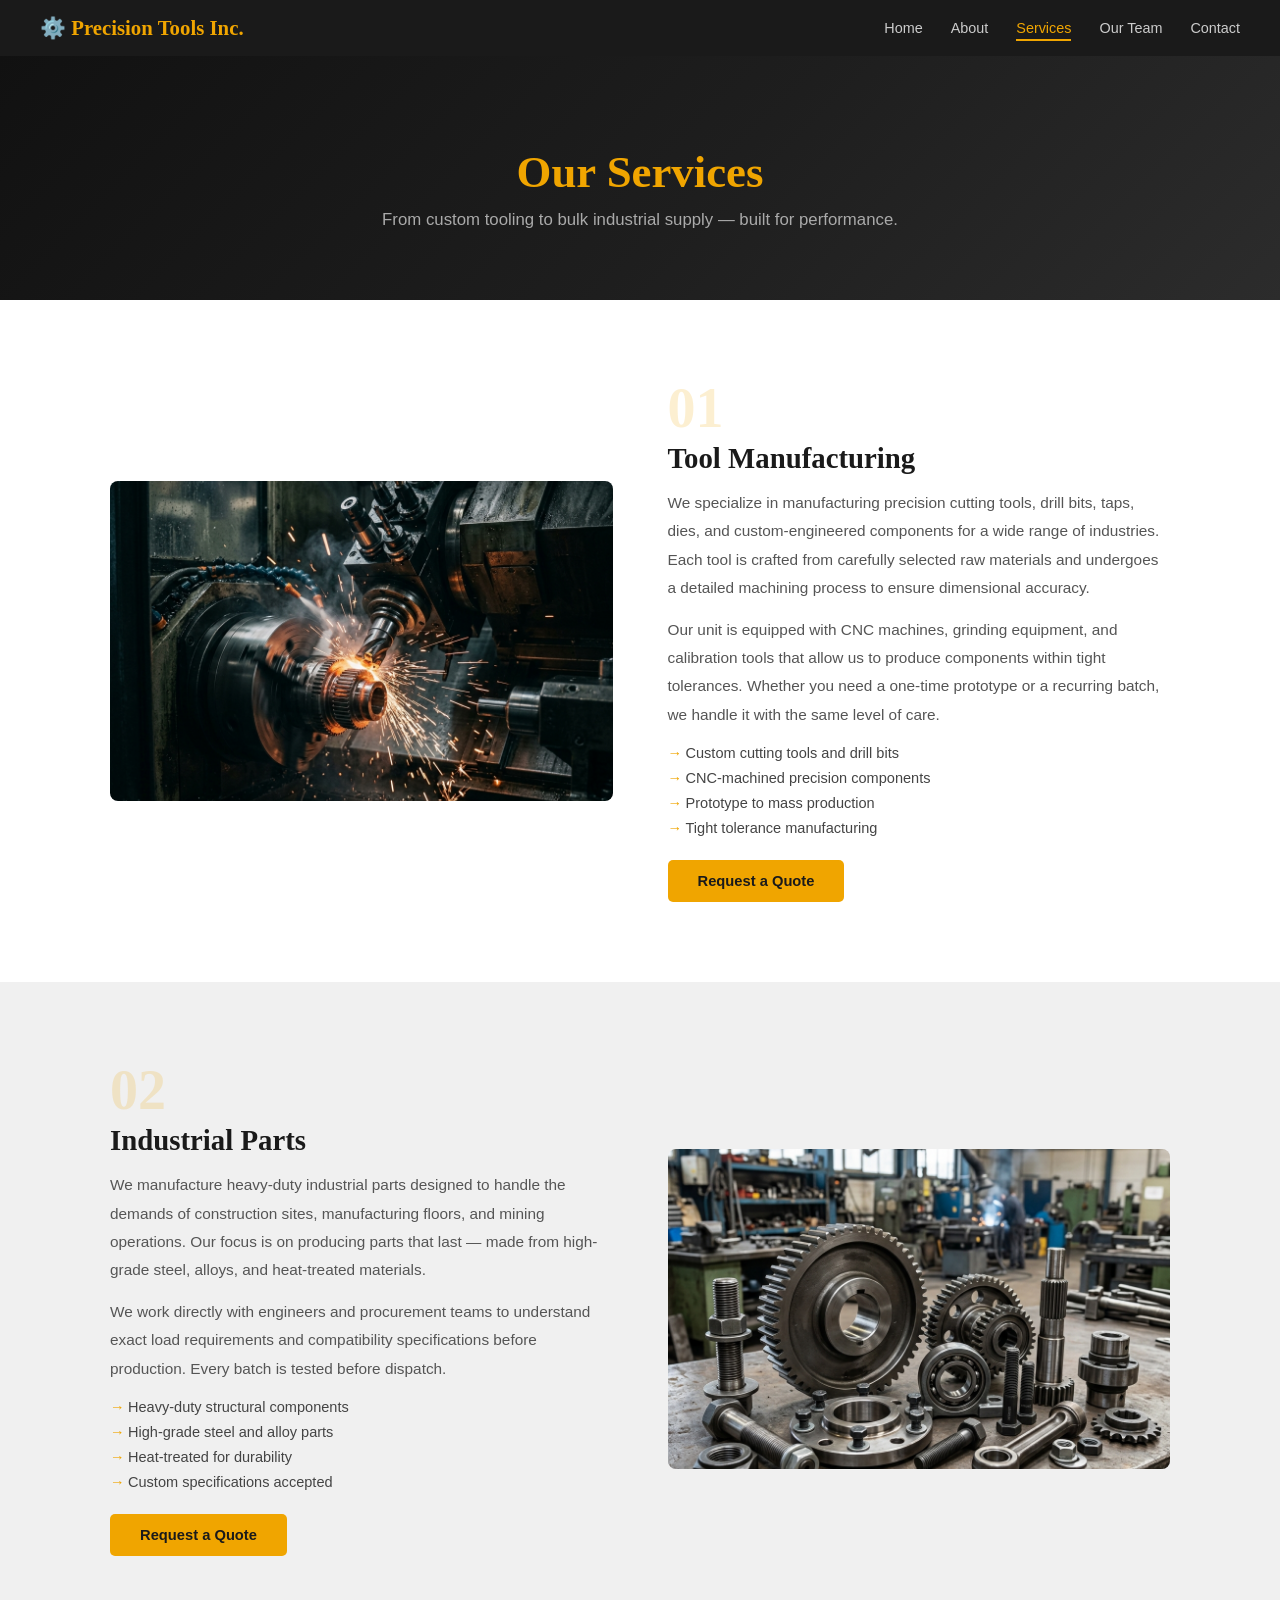
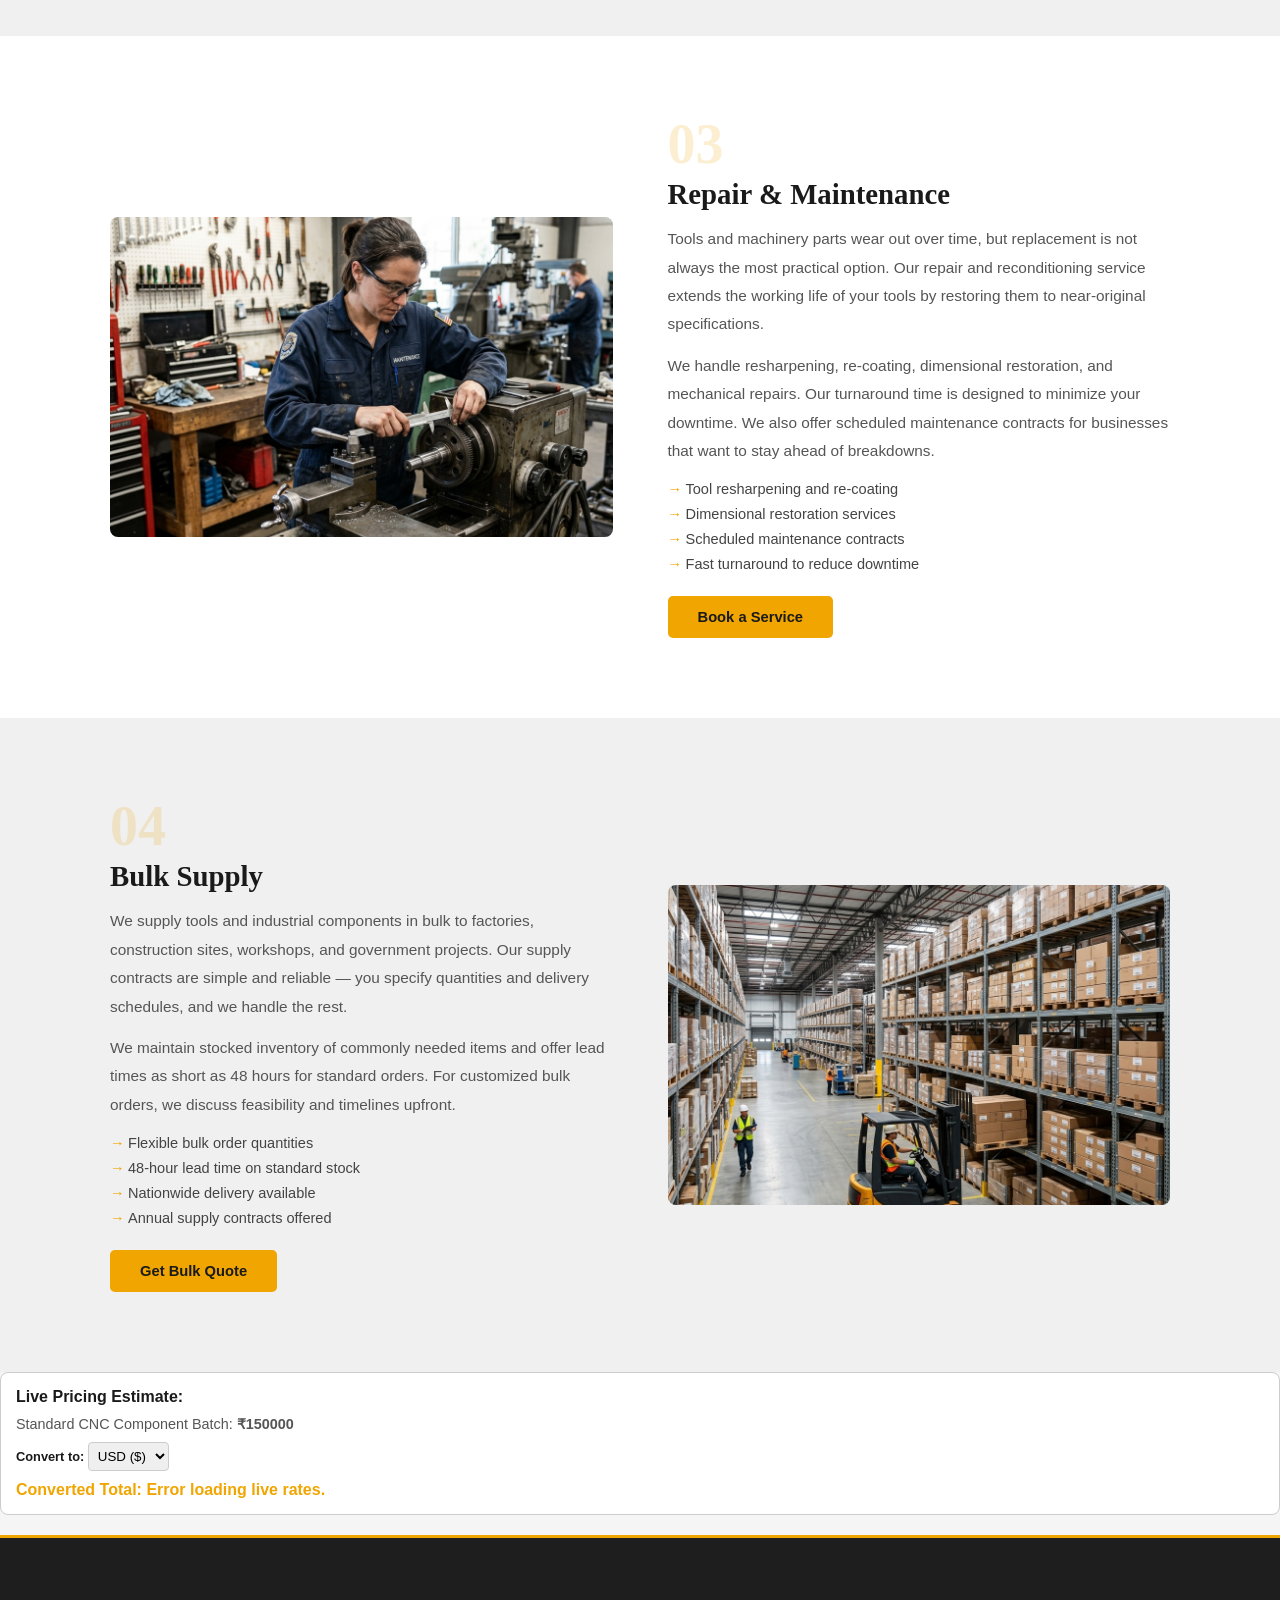
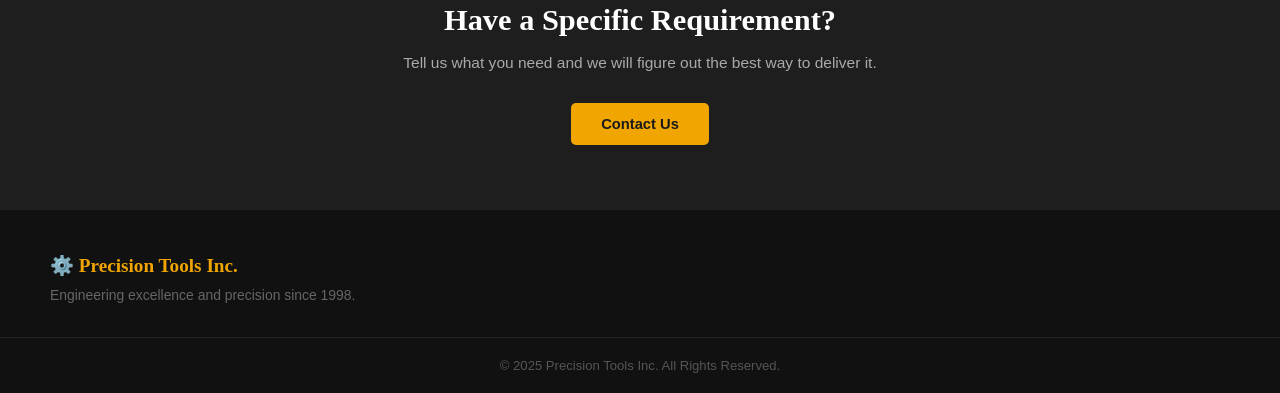
<file: services.html>
<!DOCTYPE html>
<html lang="en">

<head>
  <meta charset="UTF-8" />
  <meta name="viewport" content="width=device-width, initial-scale=1.0" />
  <meta name="description"
    content="Services offered by Precision Tools Inc. – Tool Manufacturing, Industrial Parts, Repair and Maintenance, and Bulk Supply." />
  <title>Our Services – Precision Tools Inc.</title>
  <link rel="stylesheet" href="style.css" />
</head>

<body>

  <nav class="navibar">
    <div class="logo">⚙️ Precision Tools Inc.</div>
    <ul class="nav-links">
      <li><a href="index.html">Home</a></li>
      <li><a href="index.html#about">About</a></li>
      <li><a href="services.html" class="active">Services</a></li>
      <li><a href="team.html">Our Team</a></li>
      <li><a href="index.html#contact">Contact</a></li>
    </ul>
  </nav>

  <section class="page-banner">
    <h1>Our Services</h1>
    <p>From custom tooling to bulk industrial supply — built for performance.</p>
  </section>

  <!-- SERVICE 1 -->
  <section class="service-detail white" id="tool-manufacturing">
    <div class="container">
      <div class="service-row">
        <div class="service-photo">
          <img src="tool_manufacturing.png" alt="Tool Manufacturing at Precision Tools Inc." class="service-img" />
        </div>
        <div class="service-detail-text">
          <span class="service-number">01</span>
          <h2>Tool Manufacturing</h2>
          <p>We specialize in manufacturing precision cutting tools, drill bits, taps, dies, and custom-engineered
            components for a wide range of industries. Each tool is crafted from carefully selected raw materials and
            undergoes a detailed machining process to ensure dimensional accuracy.</p>
          <p>Our unit is equipped with CNC machines, grinding equipment, and calibration tools that allow us to produce
            components within tight tolerances. Whether you need a one-time prototype or a recurring batch, we handle it
            with the same level of care.</p>
          <ul class="service-features">
            <li>Custom cutting tools and drill bits</li>
            <li>CNC-machined precision components</li>
            <li>Prototype to mass production</li>
            <li>Tight tolerance manufacturing</li>
          </ul>
          <a href="index.html#contact" class="btn btn-primary">Request a Quote</a>
        </div>
      </div>
    </div>
  </section>

  <!-- SERVICE 2 -->
  <section class="service-detail grey" id="industrial-parts">
    <div class="container">
      <div class="service-row reverse">
        <div class="service-photo">
          <img src="industrial_parts.png" alt="Industrial Parts by Precision Tools Inc." class="service-img" />
        </div>
        <div class="service-detail-text">
          <span class="service-number">02</span>
          <h2>Industrial Parts</h2>
          <p>We manufacture heavy-duty industrial parts designed to handle the demands of construction sites,
            manufacturing floors, and mining operations. Our focus is on producing parts that last — made from
            high-grade steel, alloys, and heat-treated materials.</p>
          <p>We work directly with engineers and procurement teams to understand exact load requirements and
            compatibility specifications before production. Every batch is tested before dispatch.</p>
          <ul class="service-features">
            <li>Heavy-duty structural components</li>
            <li>High-grade steel and alloy parts</li>
            <li>Heat-treated for durability</li>
            <li>Custom specifications accepted</li>
          </ul>
          <a href="index.html#contact" class="btn btn-primary">Request a Quote</a>
        </div>
      </div>
    </div>
  </section>

  <!-- SERVICE 3 -->
  <section class="service-detail white" id="repair-maintenance">
    <div class="container">
      <div class="service-row">
        <div class="service-photo">
          <img src="repair_maintenance.png" alt="Repair and Maintenance Service" class="service-img" />
        </div>
        <div class="service-detail-text">
          <span class="service-number">03</span>
          <h2>Repair &amp; Maintenance</h2>
          <p>Tools and machinery parts wear out over time, but replacement is not always the most practical option. Our
            repair and reconditioning service extends the working life of your tools by restoring them to near-original
            specifications.</p>
          <p>We handle resharpening, re-coating, dimensional restoration, and mechanical repairs. Our turnaround time is
            designed to minimize your downtime. We also offer scheduled maintenance contracts for businesses that want
            to stay ahead of breakdowns.</p>
          <ul class="service-features">
            <li>Tool resharpening and re-coating</li>
            <li>Dimensional restoration services</li>
            <li>Scheduled maintenance contracts</li>
            <li>Fast turnaround to reduce downtime</li>
          </ul>
          <a href="index.html#contact" class="btn btn-primary">Book a Service</a>
        </div>
      </div>
    </div>
  </section>

  <!-- SERVICE 4 -->
  <section class="service-detail grey" id="bulk-supply">
    <div class="container">
      <div class="service-row reverse">
        <div class="service-photo">
          <img src="bulk_supply.png" alt="Bulk Supply and Warehouse" class="service-img" />
        </div>
        <div class="service-detail-text">
          <span class="service-number">04</span>
          <h2>Bulk Supply</h2>
          <p>We supply tools and industrial components in bulk to factories, construction sites, workshops, and
            government projects. Our supply contracts are simple and reliable — you specify quantities and delivery
            schedules, and we handle the rest.</p>
          <p>We maintain stocked inventory of commonly needed items and offer lead times as short as 48 hours for
            standard orders. For customized bulk orders, we discuss feasibility and timelines upfront.</p>
          <ul class="service-features">
            <li>Flexible bulk order quantities</li>
            <li>48-hour lead time on standard stock</li>
            <li>Nationwide delivery available</li>
            <li>Annual supply contracts offered</li>
          </ul>
          <a href="index.html#contact" class="btn btn-primary">Get Bulk Quote</a>
        </div>
      </div>
    </div>
  </section>
  <!-- Live Currency Converter Widget -->
  <div class="currency-widget"
    style="background: #ffffff; padding: 15px; border-radius: 8px; margin-bottom: 20px; border: 1px solid #cccccc;">
    <h4 style="margin-bottom: 10px; color: #1a1a1a;">Live Pricing Estimate:</h4>
    <p style="font-size: 0.9rem; color: #555555; margin-bottom: 10px;">
      Standard CNC Component Batch: <strong>₹<span id="inr-price">150000</span></strong>
    </p>

    <label for="currency-select" style="font-size: 0.8rem; font-weight: bold;">Convert to: </label>
    <select id="currency-select" style="padding: 5px; border-radius: 4px; border: 1px solid #ccc;">
      <option value="USD">USD ($)</option>
      <option value="EUR">EUR (€)</option>
      <option value="GBP">GBP (£)</option>
    </select>

    <p style="margin-top: 10px; font-weight: bold; color: #f0a500;">
      Converted Total: <span id="converted-price">Loading...</span>
    </p>
  </div>
  <section class="cta-banner">
    <div class="container">
      <h2>Have a Specific Requirement?</h2>
      <p>Tell us what you need and we will figure out the best way to deliver it.</p>
      <a href="index.html#contact" class="btn btn-dark">Contact Us</a>
    </div>
  </section>
  <script src="script.js"></script>
  <footer class="footer">
    <div class="footer-brand-only">
      <div class="logo">⚙️ Precision Tools Inc.</div>
      <p>Engineering excellence and precision since 1998.</p>
    </div>
    <div class="footer-bottom">
      <p>© 2025 Precision Tools Inc. All Rights Reserved.</p>
    </div>
  </footer>

</body>

</html>
</file>
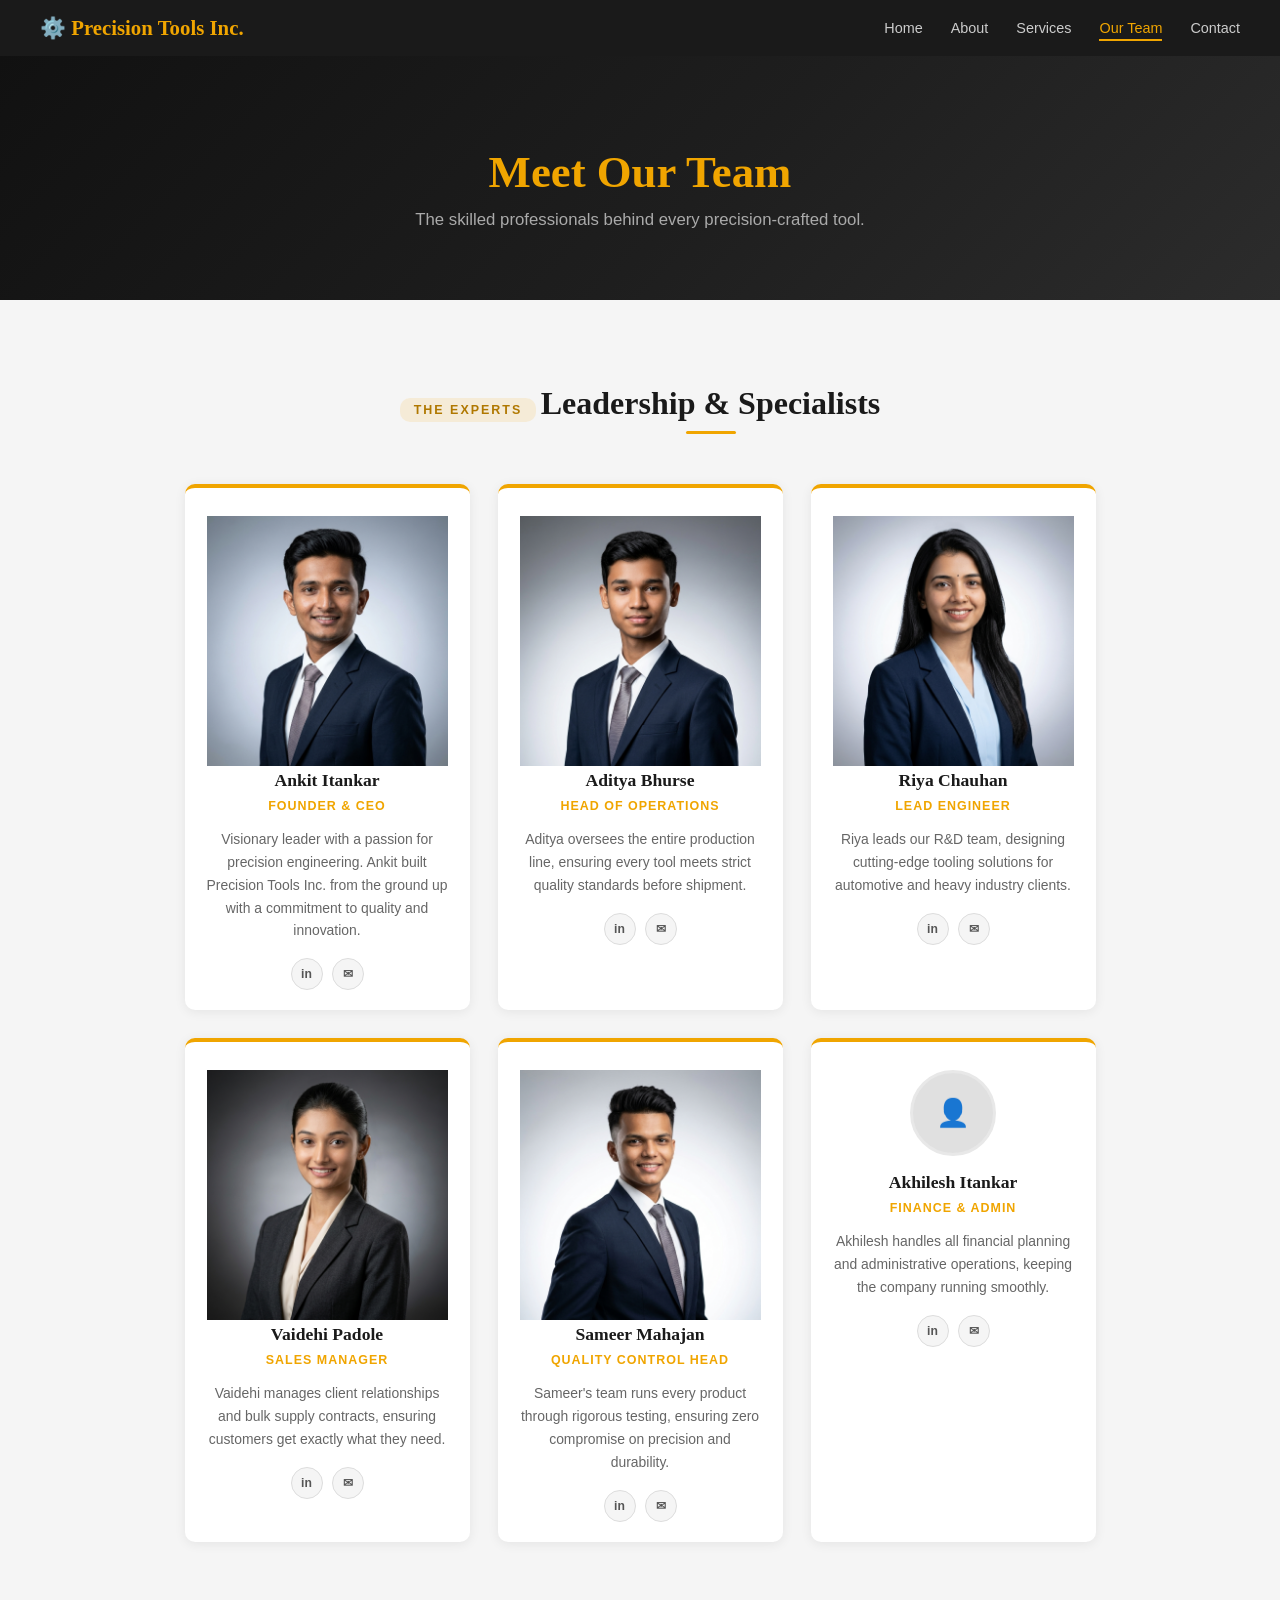
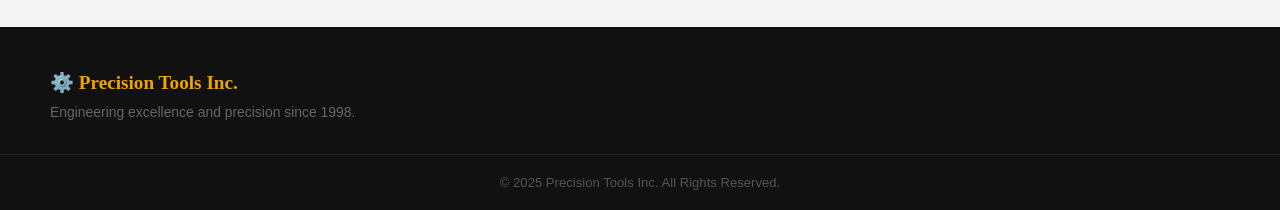
<file: team.html>
<!DOCTYPE html>
<html lang="en">

<head>
  <meta charset="UTF-8" />
  <meta name="viewport" content="width=device-width, initial-scale=1.0" />
  <meta name="description"
    content="Meet the skilled professionals behind every precision-crafted tool at Precision Tools Inc." />
  <title>Our Team – Precision Tools Inc.</title>
  <link rel="stylesheet" href="style.css" />
</head>

<body>

  <nav class="navibar">
    <div class="logo">⚙️ Precision Tools Inc.</div>
    <ul class="nav-links">
      <li><a href="index.html">Home</a></li>
      <li><a href="index.html#about">About</a></li>
      <li><a href="services.html">Services</a></li>
      <li><a href="team.html" class="active">Our Team</a></li>
      <li><a href="index.html#contact">Contact</a></li>
    </ul>
  </nav>

  <section class="page-banner">
    <h1>Meet Our Team</h1>
    <p>The skilled professionals behind every precision-crafted tool.</p>
  </section>

  <section class="team" id="team">
    <div class="container">
      <div class="section-header">
        <span class="section-tag">The Experts</span>
        <h2>Leadership &amp; Specialists</h2>
      </div>
      <div class="team-grid">

        <div class="team-card">
          <img src="profile_ankit.png" alt="Ankit Itankar" class="team-profile-img" />
          <h3>Ankit Itankar</h3>
          <p class="role">Founder &amp; CEO</p>
          <p>Visionary leader with a passion for precision engineering. Ankit built Precision Tools Inc. from the ground
            up with a commitment to quality and innovation.</p>
          <div class="team-social">
            <a href="#" class="social-link">in</a>
            <a href="#" class="social-link">✉</a>
          </div>
        </div>

        <div class="team-card">
          <img src="profile_aditya.png" alt="Aditya Bhurse" class="team-profile-img" />
          <h3>Aditya Bhurse</h3>
          <p class="role">Head of Operations</p>
          <p>Aditya oversees the entire production line, ensuring every tool meets strict quality standards before
            shipment.</p>
          <div class="team-social">
            <a href="#" class="social-link">in</a>
            <a href="#" class="social-link">✉</a>
          </div>
        </div>

        <div class="team-card">
          <img src="profile_riya.png" alt="Riya Chauhan" class="team-profile-img" />
          <h3>Riya Chauhan</h3>
          <p class="role">Lead Engineer</p>
          <p>Riya leads our R&amp;D team, designing cutting-edge tooling solutions for automotive and heavy industry
            clients.</p>
          <div class="team-social">
            <a href="#" class="social-link">in</a>
            <a href="#" class="social-link">✉</a>
          </div>
        </div>

        <div class="team-card">
          <img src="profile_vaidehi.png" alt="Vaidehi Padole" class="team-profile-img" />
          <h3>Vaidehi Padole</h3>
          <p class="role">Sales Manager</p>
          <p>Vaidehi manages client relationships and bulk supply contracts, ensuring customers get exactly what they
            need.</p>
          <div class="team-social">
            <a href="#" class="social-link">in</a>
            <a href="#" class="social-link">✉</a>
          </div>
        </div>

        <div class="team-card">
          <img src="profile_sameer.png" alt="Sameer Mahajan" class="team-profile-img" />
          <h3>Sameer Mahajan</h3>
          <p class="role">Quality Control Head</p>
          <p>Sameer's team runs every product through rigorous testing, ensuring zero compromise on precision and
            durability.</p>
          <div class="team-social">
            <a href="#" class="social-link">in</a>
            <a href="#" class="social-link">✉</a>
          </div>
        </div>

        <div class="team-card">
          <div class="team-img-placeholder">👤</div>
          <h3>Akhilesh Itankar</h3>
          <p class="role">Finance &amp; Admin</p>
          <p>Akhilesh handles all financial planning and administrative operations, keeping the company running
            smoothly.</p>
          <div class="team-social">
            <a href="#" class="social-link">in</a>
            <a href="#" class="social-link">✉</a>
          </div>
        </div>

      </div>
    </div>
  </section>

  <footer class="footer">
    <div class="footer-brand-only">
      <div class="logo">⚙️ Precision Tools Inc.</div>
      <p>Engineering excellence and precision since 1998.</p>
    </div>
    <div class="footer-bottom">
      <p>© 2025 Precision Tools Inc. All Rights Reserved.</p>
    </div>
  </footer>

</body>

</html>
</file>
<file: style.css>
/* =====================
   GLOBAL / RESET
   ===================== */
*,
*::before,
*::after {
  margin: 0;
  padding: 0;
  box-sizing: border-box;
}

html {
  scroll-behavior: smooth;
}

body {
  font-family: Arial, Helvetica, sans-serif;
  color: #1a1a1a;
  background-color: #f5f5f5;
}

a {
  text-decoration: none;
  color: inherit;
}

ul {
  list-style: none;
}

.container {
  max-width: 1100px;
  margin: 0 auto;
  padding: 0 20px;
}

/* =====================
   SECTION HEADERS
   ===================== */
.section-header {
  text-align: center;
  margin-bottom: 50px;
}

.section-tag {
  display: inline-block;
  background-color: rgba(240, 165, 0, 0.12);
  color: #b07800;
  font-size: 0.78rem;
  font-weight: 600;
  letter-spacing: 2px;
  text-transform: uppercase;
  padding: 5px 14px;
  border-radius: 10px;
  margin-bottom: 12px;
}

.section-header h2 {
  font-family: Georgia, 'Times New Roman', serif;
  font-size: 2rem;
  color: #1a1a1a;
  display: inline-block;
  padding-bottom: 12px;
  position: relative;
}

.section-header h2::after {
  content: '';
  position: absolute;
  bottom: 0;
  left: 50%;
  transform: translateX(-50%);
  width: 50px;
  height: 3px;
  background-color: #f0a500;
  border-radius: 2px;
}

/* =====================
   NAVBAR
   ===================== */
.navibar {
  position: sticky;
  top: 0;
  z-index: 999;
  background-color: #1a1a1a;
  display: flex;
  justify-content: space-between;
  align-items: center;
  padding: 16px 40px;
  flex-wrap: wrap;
  gap: 10px;
}

.logo {
  font-family: Georgia, 'Times New Roman', serif;
  font-size: 1.3rem;
  font-weight: 700;
  color: #f0a500;
}

.nav-links {
  display: flex;
  gap: 28px;
  flex-wrap: wrap;
}

.nav-links li a {
  color: #cccccc;
  font-size: 0.9rem;
  font-weight: 500;
  padding-bottom: 3px;
  border-bottom: 2px solid transparent;
  transition: color 0.2s, border-color 0.2s;
}

.nav-links li a:hover,
.nav-links li a.active {
  color: #f0a500;
  border-bottom-color: #f0a500;
}

/* =====================
   BUTTONS
   ===================== */
.btn {
  display: inline-block;
  padding: 13px 30px;
  border-radius: 5px;
  font-size: 0.92rem;
  font-weight: 600;
  cursor: pointer;
  border: none;
  font-family: inherit;
  transition: background-color 0.2s, transform 0.2s;
}

.btn-primary {
  background-color: #f0a500;
  color: #1a1a1a;
}

.btn-primary:hover {
  background-color: #d4920a;
  transform: translateY(-1px);
}

.btn-dark {
  background-color: #1a1a1a;
  color: #f0a500;
}

.btn-dark:hover {
  background-color: #111111;
  transform: translateY(-1px);
}

/* =====================
   HERO SECTION
   ===================== */
.hero {
  background: linear-gradient(135deg, #111111 0%, #1e1e1e 55%, #2c2c2c 100%);
  min-height: 88vh;
  display: flex;
  align-items: center;
  justify-content: center;
  text-align: center;
  padding: 80px 20px;
}

.hero-content {
  max-width: 680px;
}


.hero-content h1 {
  font-family: Georgia, 'Times New Roman', serif;
  font-size: 3.1rem;
  color: #ffffff;
  margin-bottom: 20px;
  line-height: 1.3;
}

.hero-content p {
  font-size: 1.05rem;
  color: #bbbbbb;
  margin-bottom: 34px;
  line-height: 1.8;
}

/* =====================
   ABOUT SECTION
   ===================== */
.about {
  padding: 85px 20px;
  background-color: #ffffff;
}

.about-flex {
  display: flex;
  gap: 48px;
  align-items: center;
  flex-wrap: wrap;
}

.about-img-box {
  flex: 1;
  min-width: 280px;
}

.img-placeholder {
  background-color: #ebebeb;
  border: 2px dashed #bbbbbb;
  border-radius: 8px;
  height: 300px;
  display: flex;
  flex-direction: column;
  align-items: center;
  justify-content: center;
  gap: 10px;
  color: #888888;
  font-size: 0.95rem;
}

.img-placeholder span {
  font-size: 2.4rem;
}

/* Real image styles */
.about-img {
  width: 100%;
  height: 300px;
  object-fit: cover;
  border-radius: 8px;
  display: block;
}

.photo-full {
  width: 100%;
  height: 380px;
  object-fit: cover;
  display: block;
}

.service-img {
  width: 100%;
  height: 320px;
  object-fit: cover;
  border-radius: 8px;
  display: block;
}

.about-text {
  flex: 1;
  min-width: 280px;
}

.about-text h3 {
  font-family: Georgia, 'Times New Roman', serif;
  font-size: 1.5rem;
  color: #1a1a1a;
  margin-bottom: 14px;
}

.about-text p {
  font-size: 0.96rem;
  color: #555555;
  line-height: 1.85;
  margin-bottom: 13px;
}

.about-highlights {
  margin-top: 20px;
  display: flex;
  flex-direction: column;
  gap: 9px;
}

.highlight-item {
  font-size: 0.91rem;
  color: #333333;
  font-weight: 500;
  padding: 9px 15px;
  background: #fafafa;
  border-left: 3px solid #f0a500;
  border-radius: 0 5px 5px 0;
}

/* =====================
   PHOTO PLACEHOLDER SECTION
   ===================== */
.photo-section {
  background-color: #e5e5e5;
}

.photo-placeholder-full {
  width: 100%;
  height: 380px;
  background-color: #dcdcdc;
  border-top: 2px dashed #aaaaaa;
  border-bottom: 2px dashed #aaaaaa;
  display: flex;
  flex-direction: column;
  align-items: center;
  justify-content: center;
  gap: 12px;
  color: #888888;
}

.photo-placeholder-full span {
  font-size: 2.8rem;
}

.photo-placeholder-full p {
  font-size: 0.95rem;
  color: #999999;
}

/* =====================
   CONTACT SECTION
   ===================== */
.contact {
  padding: 85px 20px;
  background-color: #ffffff;
}

.contact-flex {
  display: flex;
  gap: 50px;
  flex-wrap: wrap;
}

.contact-info {
  flex: 1;
  min-width: 240px;
}

.contact-info h3 {
  font-family: Georgia, 'Times New Roman', serif;
  font-size: 1.4rem;
  color: #1a1a1a;
  margin-bottom: 10px;
}

.contact-subtext {
  font-size: 0.92rem;
  color: #777777;
  line-height: 1.7;
  margin-bottom: 26px;
}

.contact-details {
  display: flex;
  flex-direction: column;
  gap: 18px;
}

.contact-item {
  display: flex;
  align-items: flex-start;
  gap: 13px;
}

.contact-icon {
  font-size: 1.2rem;
  flex-shrink: 0;
  margin-top: 2px;
}

.contact-item strong {
  display: block;
  font-size: 0.76rem;
  text-transform: uppercase;
  letter-spacing: 1px;
  color: #999999;
  margin-bottom: 3px;
}

.contact-item p {
  font-size: 0.93rem;
  color: #333333;
}

.contact-form {
  flex: 2;
  min-width: 280px;
  display: flex;
  flex-direction: column;
  gap: 15px;
}

.form-row {
  display: flex;
  gap: 15px;
  flex-wrap: wrap;
}

.form-group {
  display: flex;
  flex-direction: column;
  gap: 6px;
  flex: 1;
  min-width: 190px;
}

.form-group label {
  font-size: 0.78rem;
  font-weight: 600;
  color: #444444;
  text-transform: uppercase;
  letter-spacing: 0.8px;
}

.contact-form input,
.contact-form textarea {
  padding: 12px 14px;
  border: 1.5px solid #cccccc;
  border-radius: 6px;
  font-size: 0.94rem;
  font-family: inherit;
  background-color: #f9f9f9;
  width: 100%;
  transition: border-color 0.2s;
}

.contact-form input:focus,
.contact-form textarea:focus {
  outline: none;
  border-color: #f0a500;
}

/* =====================
   PAGE BANNER
   (services.html, team.html)
   ===================== */
.page-banner {
  background: linear-gradient(135deg, #111111 0%, #1e1e1e 55%, #2c2c2c 100%);
  text-align: center;
  padding: 90px 20px 70px;
}

.page-banner h1 {
  font-family: Georgia, 'Times New Roman', serif;
  font-size: 2.8rem;
  color: #f0a500;
  margin-bottom: 12px;
}

.page-banner p {
  font-size: 1.05rem;
  color: #aaaaaa;
}

/* =====================
   SERVICES PAGE
   ===================== */
.service-detail {
  padding: 80px 20px;
}

.service-detail.white {
  background-color: #ffffff;
}

.service-detail.grey {
  background-color: #f0f0f0;
}

.service-row {
  display: flex;
  gap: 55px;
  align-items: center;
  flex-wrap: wrap;
}

.service-row.reverse {
  flex-direction: row-reverse;
}

.service-photo {
  flex: 1;
  min-width: 280px;
}

.service-photo .img-placeholder {
  height: 320px;
}

.service-detail-text {
  flex: 1;
  min-width: 280px;
}

.service-number {
  display: block;
  font-family: Georgia, 'Times New Roman', serif;
  font-size: 3.5rem;
  color: rgba(240, 165, 0, 0.18);
  font-weight: 700;
  line-height: 1;
  margin-bottom: 6px;
}

.service-detail-text h2 {
  font-family: Georgia, 'Times New Roman', serif;
  font-size: 1.8rem;
  color: #1a1a1a;
  margin-bottom: 14px;
}

.service-detail-text p {
  font-size: 0.96rem;
  color: #555555;
  line-height: 1.85;
  margin-bottom: 13px;
}

.service-features {
  margin: 16px 0 24px;
  display: flex;
  flex-direction: column;
  gap: 9px;
}

.service-features li {
  font-size: 0.91rem;
  color: #444444;
  padding-left: 18px;
  position: relative;
}

.service-features li::before {
  content: '→';
  position: absolute;
  left: 0;
  color: #f0a500;
  font-weight: 700;
}

/* =====================
   CLIENTS SECTION
   ===================== */
.clients-section {
  padding: 85px 20px;
  background-color: #f5f5f5;
}

.clients-intro {
  text-align: center;
  max-width: 700px;
  margin: 0 auto 52px;
  font-size: 0.97rem;
  color: #666666;
  line-height: 1.8;
}

/* Logo Cards Grid */
.client-logos-grid {
  display: flex;
  flex-wrap: wrap;
  gap: 20px;
  justify-content: center;
  margin-bottom: 60px;
}

.client-card {
  background-color: #ffffff;
  border-radius: 12px;
  padding: 26px 22px 20px;
  width: 165px;
  text-align: center;
  box-shadow: 0 2px 14px rgba(0, 0, 0, 0.07);
  border-bottom: 3px solid #f0a500;
  transition: transform 0.3s, box-shadow 0.3s;
  cursor: default;
}

.client-card:hover {
  transform: translateY(-6px);
  box-shadow: 0 12px 30px rgba(0, 0, 0, 0.13);
}

.client-logo-img {
  width: 100%;
  height: 80px;
  object-fit: contain;
  margin-bottom: 12px;
  display: block;
  padding: 4px 8px;
  filter: grayscale(20%);
  transition: filter 0.3s;
}

.client-card:hover .client-logo-img {
  filter: grayscale(0%);
}

.client-name {
  font-family: Georgia, 'Times New Roman', serif;
  font-size: 0.96rem;
  font-weight: 700;
  color: #1a1a1a;
  margin-bottom: 5px;
}

.client-meta {
  font-size: 0.74rem;
  color: #f0a500;
  font-weight: 600;
  text-transform: uppercase;
  letter-spacing: 1px;
}

/* Work Photos sub-header */
.client-work-header {
  text-align: center;
  margin-bottom: 32px;
}

.client-work-header h3 {
  font-family: Georgia, 'Times New Roman', serif;
  font-size: 1.6rem;
  color: #1a1a1a;
  margin-top: 8px;
}

/* Work Photos Grid */
.work-photos-grid {
  display: flex;
  gap: 22px;
  flex-wrap: wrap;
  justify-content: center;
}

.work-photo-item {
  flex: 1;
  min-width: 270px;
  max-width: 380px;
  border-radius: 10px;
  overflow: hidden;
  background: #ffffff;
  box-shadow: 0 2px 14px rgba(0, 0, 0, 0.08);
  transition: transform 0.3s, box-shadow 0.3s;
}

.work-photo-item:hover {
  transform: translateY(-5px);
  box-shadow: 0 12px 30px rgba(0, 0, 0, 0.13);
}

.work-photo-img {
  width: 100%;
  height: 220px;
  object-fit: cover;
  display: block;
}

.work-img-placeholder {
  width: 100%;
  height: 220px;
  background-color: #ebebeb;
  border-bottom: 2px dashed #cccccc;
  display: flex;
  flex-direction: column;
  align-items: center;
  justify-content: center;
  gap: 8px;
  color: #aaaaaa;
  font-size: 0.88rem;
}

.work-img-placeholder span {
  font-size: 2rem;
}

.work-photo-caption {
  padding: 14px 16px;
  display: flex;
  flex-direction: column;
  gap: 3px;
}

.work-photo-caption strong {
  font-size: 0.93rem;
  color: #1a1a1a;
  font-weight: 700;
}

.work-photo-caption span {
  font-size: 0.8rem;
  color: #888888;
}

/* =====================
   HANDSHAKE SECTION
   ===================== */
.handshake-section {
  background: linear-gradient(135deg, #111111 0%, #1e1e1e 60%, #2c2824 100%);
  position: relative;
}

.handshake-overlay {
  padding: 85px 20px;
  position: relative;
  z-index: 1;
}

/* Subtle decorative pattern overlay */
.handshake-section::before {
  content: '';
  position: absolute;
  inset: 0;
  background-image: radial-gradient(circle, rgba(240, 165, 0, 0.06) 1px, transparent 1px);
  background-size: 32px 32px;
  z-index: 0;
}

.handshake-intro {
  text-align: center;
  max-width: 660px;
  margin: 0 auto 50px;
  font-size: 0.97rem;
  color: #aaaaaa;
  line-height: 1.8;
}

.handshake-grid {
  display: flex;
  flex-wrap: wrap;
  gap: 22px;
  justify-content: center;
}

.handshake-photo-slot {
  flex: 1;
  min-width: 235px;
  max-width: 280px;
  border-radius: 12px;
  overflow: hidden;
  background: rgba(255, 255, 255, 0.05);
  border: 1px solid rgba(240, 165, 0, 0.2);
  backdrop-filter: blur(4px);
  transition: transform 0.3s, border-color 0.3s, box-shadow 0.3s;
}

.handshake-photo-slot:hover {
  transform: translateY(-6px);
  border-color: rgba(240, 165, 0, 0.6);
  box-shadow: 0 14px 36px rgba(0, 0, 0, 0.35);
}

.handshake-placeholder {
  height: 200px;
  display: flex;
  flex-direction: column;
  align-items: center;
  justify-content: center;
  gap: 8px;
  color: #666666;
  font-size: 0.85rem;
  border-bottom: 1px dashed rgba(240, 165, 0, 0.25);
}

.handshake-placeholder span {
  font-size: 2.2rem;
}

.handshake-placeholder p {
  color: #888888;
  font-size: 0.88rem;
}

.handshake-placeholder small {
  font-size: 0.74rem;
  color: #555555;
}

/* Real handshake image style (when user adds photo) */
.handshake-img {
  width: 100%;
  height: 200px;
  object-fit: cover;
  display: block;
}

.handshake-label {
  padding: 13px 14px;
  font-size: 0.83rem;
  color: #cccccc;
  font-weight: 500;
  text-align: center;
  border-top: 1px solid rgba(240, 165, 0, 0.15);
}

/* Responsive for new sections */
@media (max-width: 768px) {
  .client-logos-grid {
    gap: 14px;
  }

  .client-card {
    width: 140px;
    padding: 20px 14px 16px;
  }

  .work-photos-grid,
  .handshake-grid {
    flex-direction: column;
    align-items: center;
  }

  .work-photo-item,
  .handshake-photo-slot {
    max-width: 100%;
  }
}

/* =====================
   CTA BANNER
   ===================== */
.cta-banner {
  background-color: #1e1e1e;
  padding: 65px 20px;
  text-align: center;
  border-top: 3px solid #f0a500;
}

.cta-banner h2 {
  font-family: Georgia, 'Times New Roman', serif;
  font-size: 1.9rem;
  color: #ffffff;
  margin-bottom: 12px;
}

.cta-banner p {
  font-size: 0.97rem;
  color: #aaaaaa;
  margin-bottom: 26px;
  max-width: 480px;
  margin-left: auto;
  margin-right: auto;
  line-height: 1.7;
}

.cta-banner .btn-dark {
  background-color: #f0a500;
  color: #1a1a1a;
}

.cta-banner .btn-dark:hover {
  background-color: #d4920a;
}

/* =====================
   TEAM SECTION
   ===================== */
.team {
  padding: 85px 20px;
  background-color: #f5f5f5;
}

.team-grid {
  display: flex;
  flex-wrap: wrap;
  gap: 28px;
  justify-content: center;
}

.team-card {
  background-color: #ffffff;
  border-radius: 10px;
  padding: 28px 22px 20px;
  width: 285px;
  text-align: center;
  box-shadow: 0 2px 12px rgba(0, 0, 0, 0.07);
  border-top: 4px solid #f0a500;
  transition: transform 0.3s, box-shadow 0.3s;
}

.team-profile-img {
  width: 100%;
  height: 250px;
  object-fit: cover;
  object-position: top;
  display: block!;

}

.team-card:hover {
  transform: translateY(-6px);
  box-shadow: 0 10px 28px rgba(0, 0, 0, 0.12);
}

.team-img-placeholder {
  width: 86px;
  height: 86px;
  border-radius: 50%;
  background-color: #e0e0e0;
  border: 3px solid #e8e8e8;
  margin: 0 auto 16px auto;
  display: flex;
  align-items: center;
  justify-content: center;
  font-size: 1.7rem;
}

.team-card h3 {
  font-family: Georgia, 'Times New Roman', serif;
  font-size: 1.1rem;
  margin-bottom: 5px;
  color: #1a1a1a;
}

.team-card .role {
  font-size: 0.78rem;
  color: #f0a500;
  font-weight: 700;
  text-transform: uppercase;
  letter-spacing: 1px;
  margin-bottom: 11px;
}

.team-card>p {
  font-size: 0.87rem;
  color: #666666;
  line-height: 1.65;
  margin-bottom: 16px;
}

.team-social {
  display: flex;
  justify-content: center;
  gap: 9px;
}

.social-link {
  display: inline-flex;
  align-items: center;
  justify-content: center;
  width: 32px;
  height: 32px;
  border-radius: 50%;
  background: #f5f5f5;
  color: #555555;
  font-size: 0.76rem;
  font-weight: 700;
  border: 1px solid #dddddd;
  transition: background 0.2s, color 0.2s, border-color 0.2s;
}

.social-link:hover {
  background: #f0a500;
  color: #1a1a1a;
  border-color: #f0a500;
}

/* =====================
   FOOTER (SIMPLIFIED)
   ===================== */
.footer {
  background-color: #111111;
}

.footer-brand-only {
  padding: 44px 50px 34px;
  border-bottom: 1px solid rgba(255, 255, 255, 0.07);
}

.footer-brand-only .logo {
  font-size: 1.2rem;
  margin-bottom: 10px;
}

.footer-brand-only p {
  font-size: 0.87rem;
  color: #666666;
}

.footer-bottom {
  text-align: center;
  padding: 20px;
  font-size: 0.82rem;
  color: #555555;
}

/* =====================
   RESPONSIVE
   ===================== */
@media (max-width: 768px) {
  .navbar {
    padding: 14px 20px;
  }

  .hero-side-img {
    display: none;
  }

  .hero-content h1 {
    font-size: 2.1rem;
  }

  .page-banner h1 {
    font-size: 2rem;
  }

  .about-flex,
  .contact-flex,
  .service-row,
  .service-row.reverse {
    flex-direction: column;
  }

  .form-row {
    flex-direction: column;
  }

  .service-detail {
    padding: 55px 20px;
  }

  .footer-brand-only {
    padding: 34px 22px 24px;
  }
}
</file>
